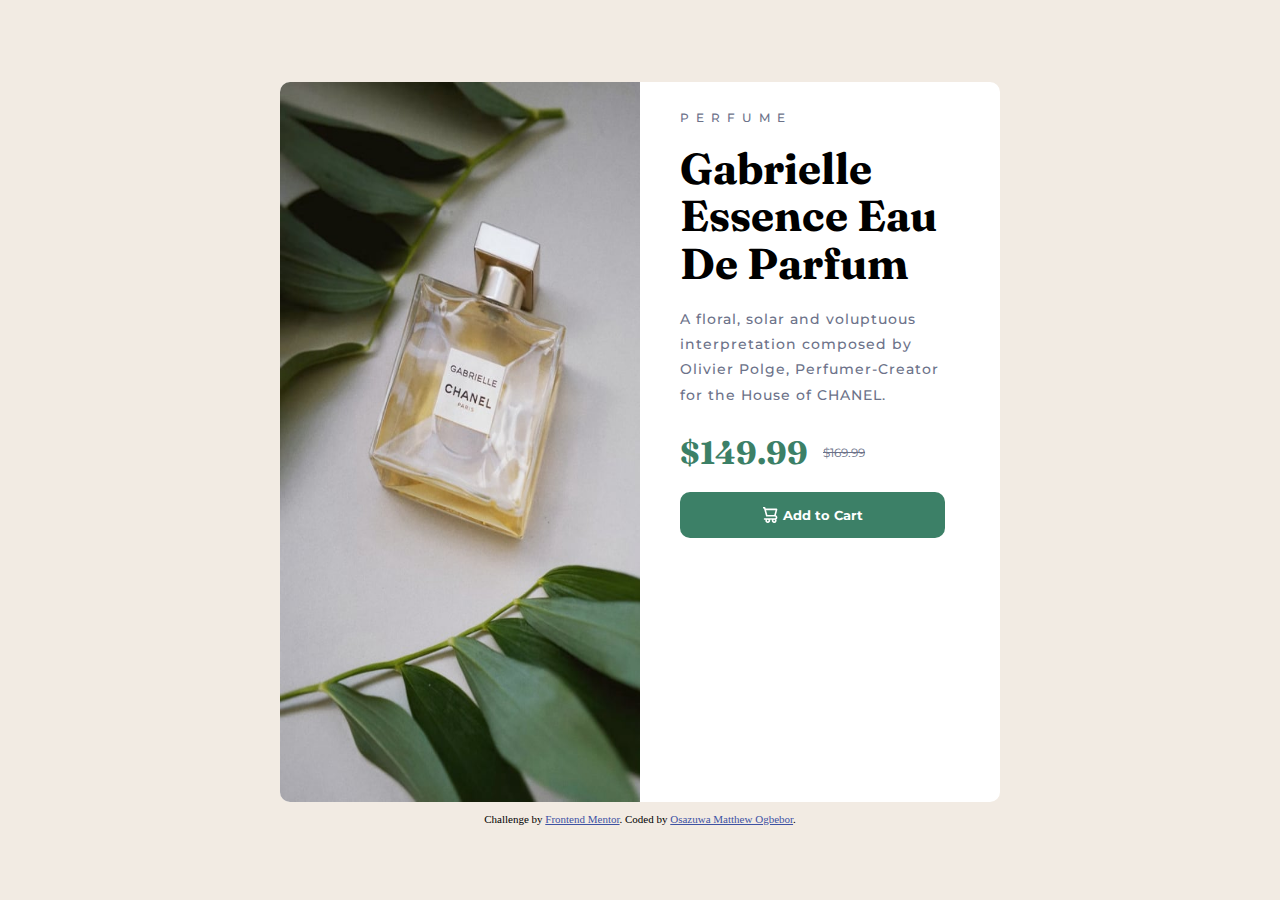
<file: index.html>
<!DOCTYPE html>
<html lang="en">
<head>
  <meta charset="UTF-8">
  <meta name="viewport" content="width=device-width, initial-scale=1.0"> <!-- displays site properly based on user's device -->

  <title>Frontend Mentor | Product preview card component</title>
  
  <link rel="icon" type="image/png" sizes="32x32" href="./images/favicon-32x32.png">
  <link rel="stylesheet" href="style.css">

</head>
<body>
  <main class="container">
    <img class="mobile-img" src="./images/image-product-mobile.jpg" alt="mobile image"/>
    <img class="desktop-img" src="./images/image-product-desktop.jpg" alt="desktop image"  />

    <section class="card-content">
      <h1 class="category">PERFUME</h1>
      <h2 class="heading">Gabrielle Essence Eau De Parfum</h2>
      <p class="p-text">A floral, solar and voluptuous interpretation composed by Olivier Polge, 
        Perfumer-Creator for the House of CHANEL.
      </p>
      <section class="price-section">
        <span class="price">$149.99</span> 
        <span class="prev-price">$169.99</span>
      </section>
      <button class="btn">
        <img class="cart-icon" src="./images/icon-cart.svg" alt="cart icon" /> Add to Cart
      </button>
    </section>
  </main>
  
  <footer class="attribution">
    Challenge by <a href="https://www.frontendmentor.io?ref=challenge" target="_blank">Frontend Mentor</a>. 
    Coded by <a href="#">Osazuwa Matthew Ogbebor</a>.
  </footer>

</body>
</html>
</file>
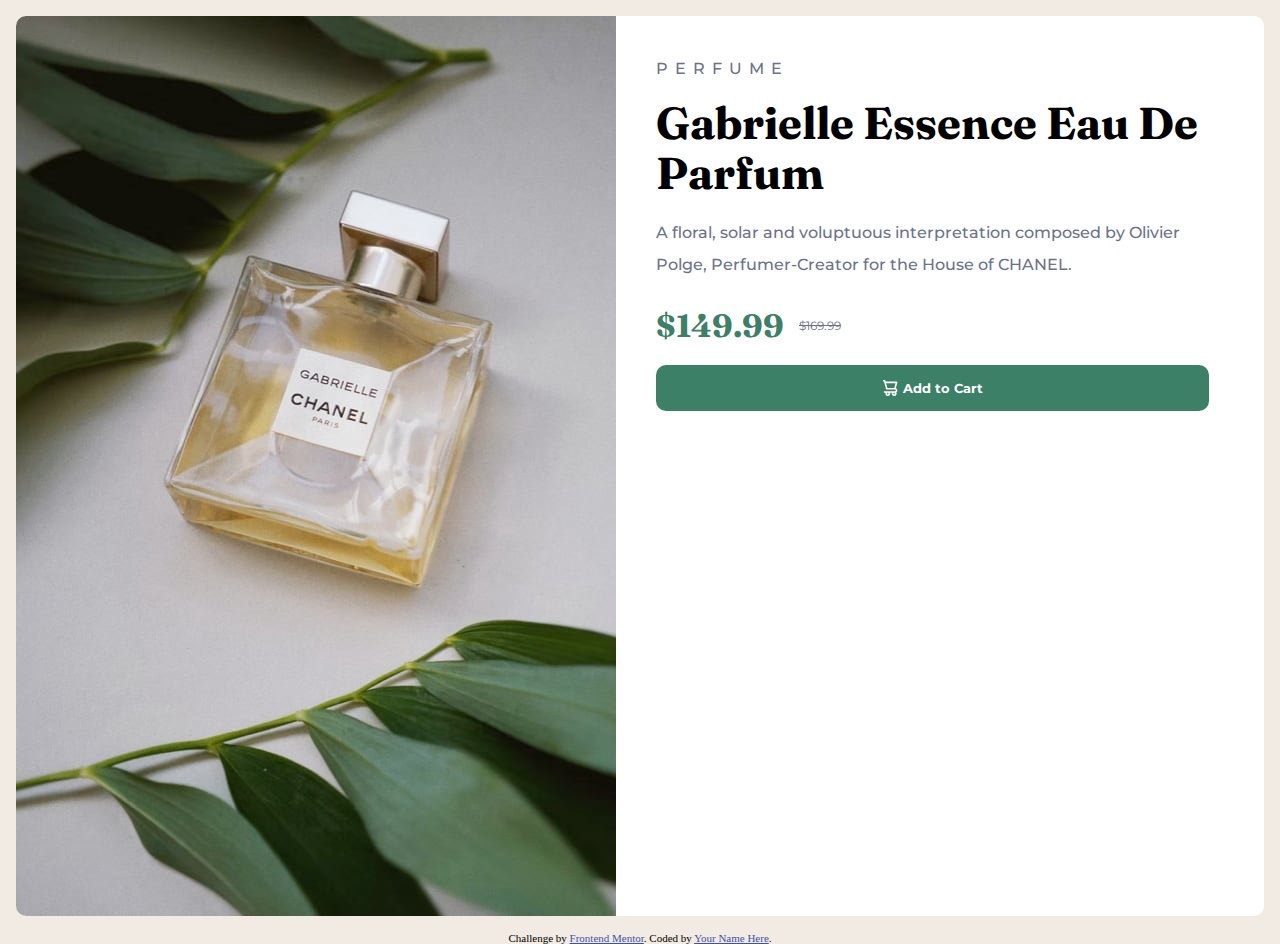
<file: product-preview-card-component-main/index.html>
<!DOCTYPE html>
<html lang="en">
<head>
  <meta charset="UTF-8">
  <meta name="viewport" content="width=device-width, initial-scale=1.0"> <!-- displays site properly based on user's device -->

  <title>Frontend Mentor | Product preview card component</title>
  
  <link rel="icon" type="image/png" sizes="32x32" href="./images/favicon-32x32.png">
  <link rel="stylesheet" href="style.css">

</head>
<body>
  <main class="container">
    <img class="mobile-img" src="./images/image-product-mobile.jpg" alt="mobile image"/>
    <img class="desktop-img" src="./images/image-product-desktop.jpg" alt="desktop image"  />

    <section class="card-content">
      <h2 class="category">PERFUME</h2>
      <h3 class="heading">Gabrielle Essence Eau De Parfum</h3>
      <p class="p-text">A floral, solar and voluptuous interpretation composed by Olivier Polge, 
        Perfumer-Creator for the House of CHANEL.
      </p>
      <section class="price-section">
        <span class="price">$149.99</span> 
        <span class="prev-price">$169.99</span>
      </section>
      <button class="btn">
        <img class="cart-icon" src="./images/icon-cart.svg"> Add to Cart
      </button>
    </section>
  </main>
  
  <footer class="attribution">
    Challenge by <a href="https://www.frontendmentor.io?ref=challenge" target="_blank">Frontend Mentor</a>. 
    Coded by <a href="#">Your Name Here</a>.
  </footer>

</body>
</html>
</file>
<file: style.css>
@import url('https://fonts.googleapis.com/css2?family=Fraunces:ital,opsz,wght@0,9..144,100..900;1,9..144,100..900&family=Montserrat:ital,wght@0,100..900;1,100..900&display=swap');


:root {
    /* Primary Colours*/

    --Green500: hsl(158, 36%, 37%);
    --Green700: hsl(158, 42%, 18%);

    /* Neutral Colours*/

    --Black: hsl(212, 21%, 14%);
    --Grey: hsl(228, 12%, 48%);
    --Cream: hsl(30, 38%, 92%);
    --White: hsl(0, 0%, 100%);

    /* Fonts */
    --fontMontserrat: "Montserrat", sans-serif;
    --fontFraunces: "Fraunces", serif;

}

* { 
    box-sizing: border-box;
}

body {
    margin: 0;
    padding: 1.5rem;
    background-color: var(--Cream);
    display: flex;
    flex-direction: column;
    align-items: center;
    justify-content: center;
    min-height: 100vh;
    
}

.container { 
    margin: 1rem; 
    background-color: var(--White);
    border-radius: 10px;
}

.mobile-img {
    width: 100%; 
    border-radius: 10px 10px 0px 0px;
}
.desktop-img {display: none;}

.card-content {padding: 5px 25px;}
.category {
    font-family: var(--fontMontserrat); 
    font-size: 12px;
    color: var(--Grey);
    font-weight: 500;
    letter-spacing: 3px;
}
.heading {
    font-family: var(--fontFraunces); 
    font-weight: 700;
    font-size: 1.8rem; 
    margin-block: 0;
}
.p-text {
    font-size: 14px;
    color: var(--Grey);
    font-family: var(--fontMontserrat);
    font-weight: 500;
}
.price-section {
    display: flex;
    align-items: center;
    justify-content: start;
    gap: 15px;
    padding-block: 15px;
}
.price {
    color: var(--Green500);
    font-size: 2rem;
    font-family: var(--fontFraunces);
    font-weight: 700;
}
.prev-price {
    color: var(--Grey);
    text-decoration: line-through;
    font-size: 12px;
    font-family: var(--fontMontserrat);
}
.btn {
    display: flex;
    align-items: center;
    justify-content: center;
    gap: 5px;
    color: var(--White);
    background-color: var(--Green500);
    border: 0;
    font-family: var(--fontMontserrat);
    font-weight: 700;
    border-radius: 10px;
    padding: 15px 0px;
    width: 100%;
    margin-bottom: 20px;
    cursor: pointer;
}
.btn:hover {
    background-color: var(--Green700);
}


.attribution { font-size: 11px; text-align: center; margin-top: -5px; padding-bottom: 10px;}
.attribution a { color: hsl(228, 45%, 44%); }


@media (min-width:48em) {
    .body {
        height: 100vh;
    }
    .container {
        display: flex;
        border-radius: 10px;
        width: 45rem;
        height: 80vh;
    }
    .mobile-img {
        display: none;
    }
    .desktop-img {
        display: block;
        width: 50%;
        border-radius: 10px 0px 0px 10px;
    }
    .card-content {
        padding: 20px 55px 20px 40px 
    }
    .category {
        letter-spacing: 7px;
    }
    .heading {
        margin-block: 20px;
        font-size: 2.7rem;
        line-height: 1.1;
    }
    .p-text {
        line-height: 1.8;
        margin-bottom: 5px;
        letter-spacing: 1px;
    }
    .price-section {
        padding-block: 20px;
    }
}
</file>
<file: product-preview-card-component-main/style.css>
@import url('https://fonts.googleapis.com/css2?family=Fraunces:ital,opsz,wght@0,9..144,100..900;1,9..144,100..900&family=Montserrat:ital,wght@0,100..900;1,100..900&display=swap');


:root {
    /* Primary Colours*/

    --Green500: hsl(158, 36%, 37%);
    --Green700: hsl(158, 42%, 18%);

    /* Neutral Colours*/

    --Black: hsl(212, 21%, 14%);
    --Grey: hsl(228, 12%, 48%);
    --Cream: hsl(30, 38%, 92%);
    --White: hsl(0, 0%, 100%);

    /* Fonts */
    --fontMontserrat: "Montserrat", sans-serif;
    --fontFraunces: "Fraunces", serif;

}

* { 
    box-sizing: border-box;
}

body {
    margin: 0;
    padding: 0;
    background-color: var(--Cream);
}

.container { 
    margin: 1rem; 
    background-color: var(--White);
    border-radius: 10px;
}

.mobile-img {width: 100%; border-radius: 10px 10px 0px 0px;}
.desktop-img {display: none;}

.card-content {padding: 5px 20px;}
.category {
    font-family: var(--fontMontserrat); 
    font-size: 12px;
    color: var(--Grey);
    font-weight: 500;
    letter-spacing: 3px;
}
.heading {
    font-family: var(--fontFraunces); 
    font-weight: 700;
    font-size: 1.8rem; 
    margin-block: 0;
}
.p-text {
    font-size: 14px;
    color: var(--Grey);
    font-family: var(--fontMontserrat);
    font-weight: 500;
}
.price-section {
    display: flex;
    align-items: center;
    justify-content: start;
    gap: 15px;
    padding-block: 15px;
}
.price {
    color: var(--Green500);
    font-size: 2rem;
    font-family: var(--fontFraunces);
    font-weight: 700;
}
.prev-price {
    color: var(--Grey);
    text-decoration: line-through;
    font-size: 12px;
    font-family: var(--fontMontserrat);
}
.btn {
    display: flex;
    align-items: center;
    justify-content: center;
    gap: 5px;
    color: var(--White);
    background-color: var(--Green500);
    border: 0;
    font-family: var(--fontMontserrat);
    font-weight: 700;
    border-radius: 10px;
    padding: 15px 0px;
    width: 100%;
    margin-bottom: 20px;
    cursor: pointer;
}
.btn:hover {
    background-color: var(--Green700);
}


.attribution { font-size: 11px; text-align: center; }
.attribution a { color: hsl(228, 45%, 44%); }


@media (min-width:48em) {
    .container {
        display: flex;
        height: min-content;
        border-radius: 10px;
    }
    .mobile-img {
        display: none;
    }
    .desktop-img {
        display: block;
        width: 50%;
        border-radius: 10px 0px 0px 10px;
    }
    .card-content {
        padding: 30px 55px 30px 40px 
    }
    .category {
        font-size: 1rem;
        letter-spacing: 7px;
    }
    .heading {
        margin-block: 20px;
        font-size: 2.8rem;
        line-height: 1.1;
    }
    .p-text {
        font-size: 1rem;
        line-height: 2;
        margin-bottom: 5px;
    }
    .price-section {
        padding-block: 20px;
    }
}
</file>
